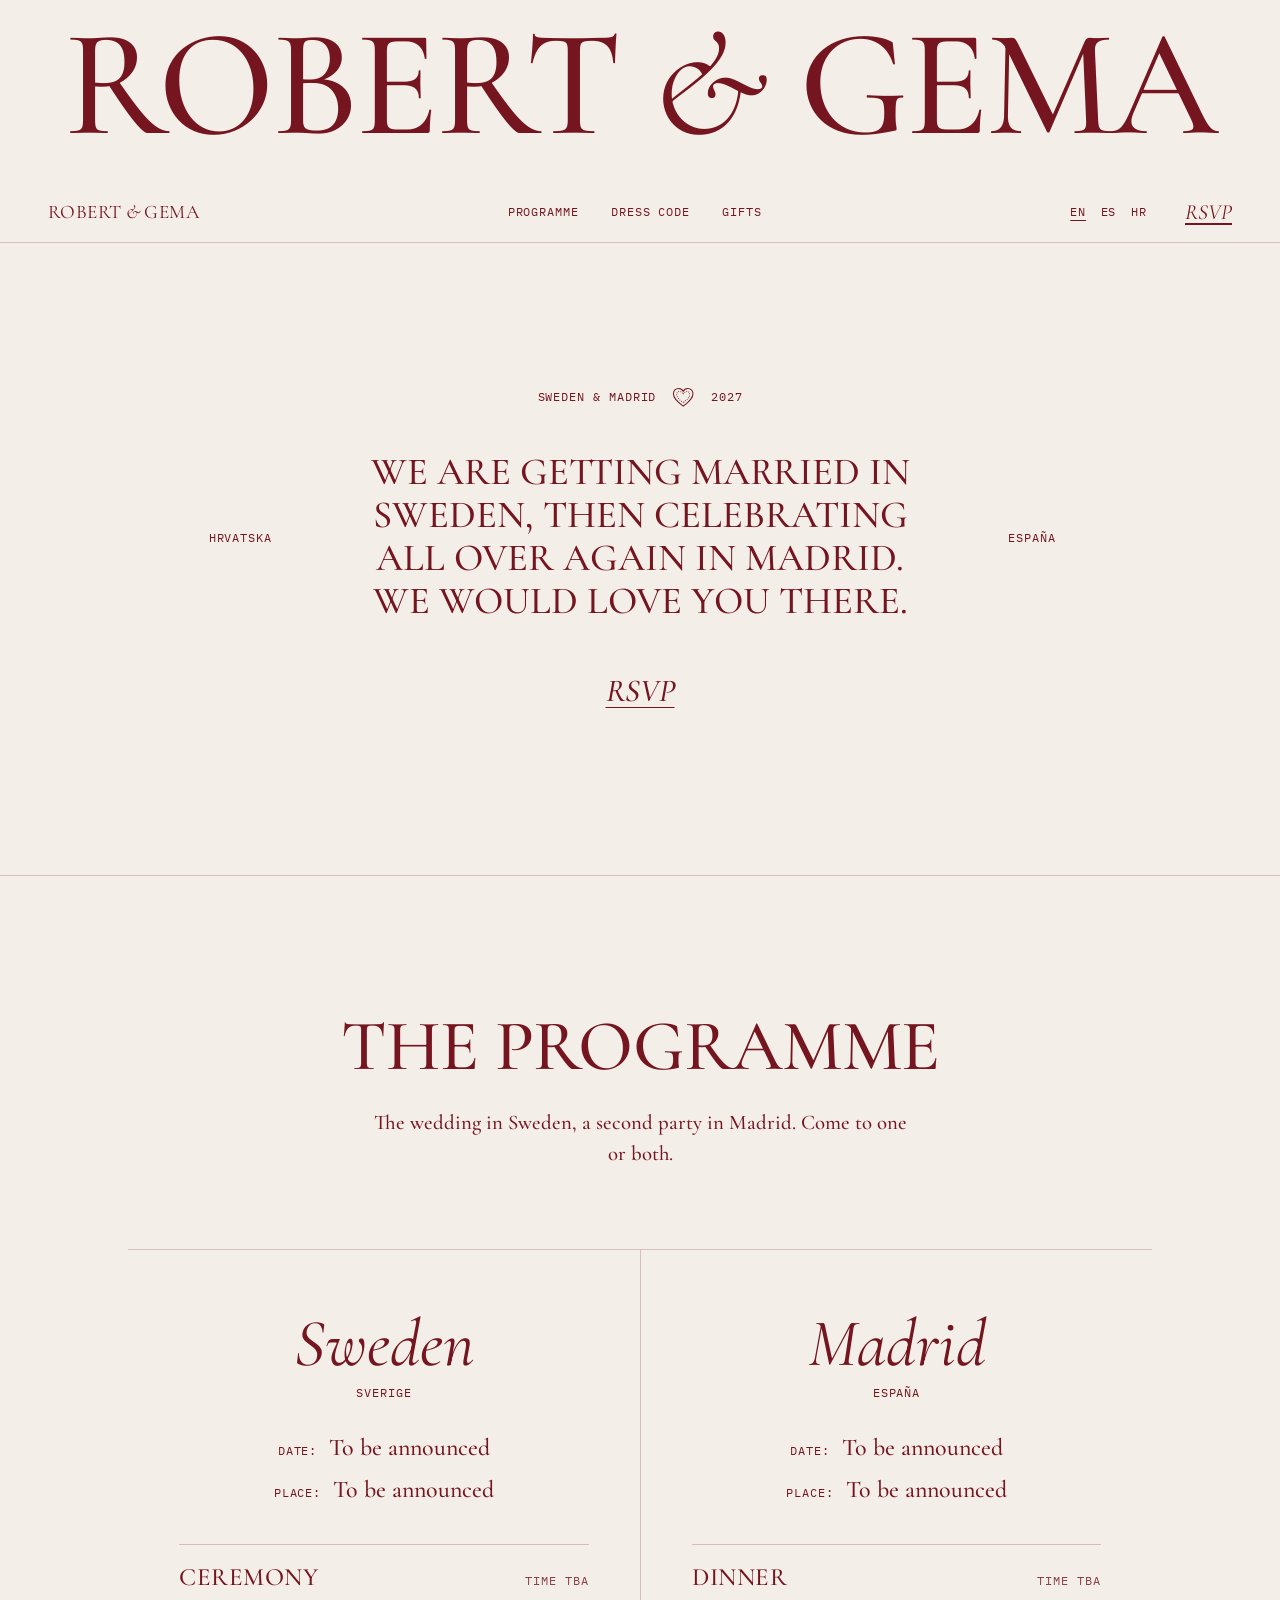
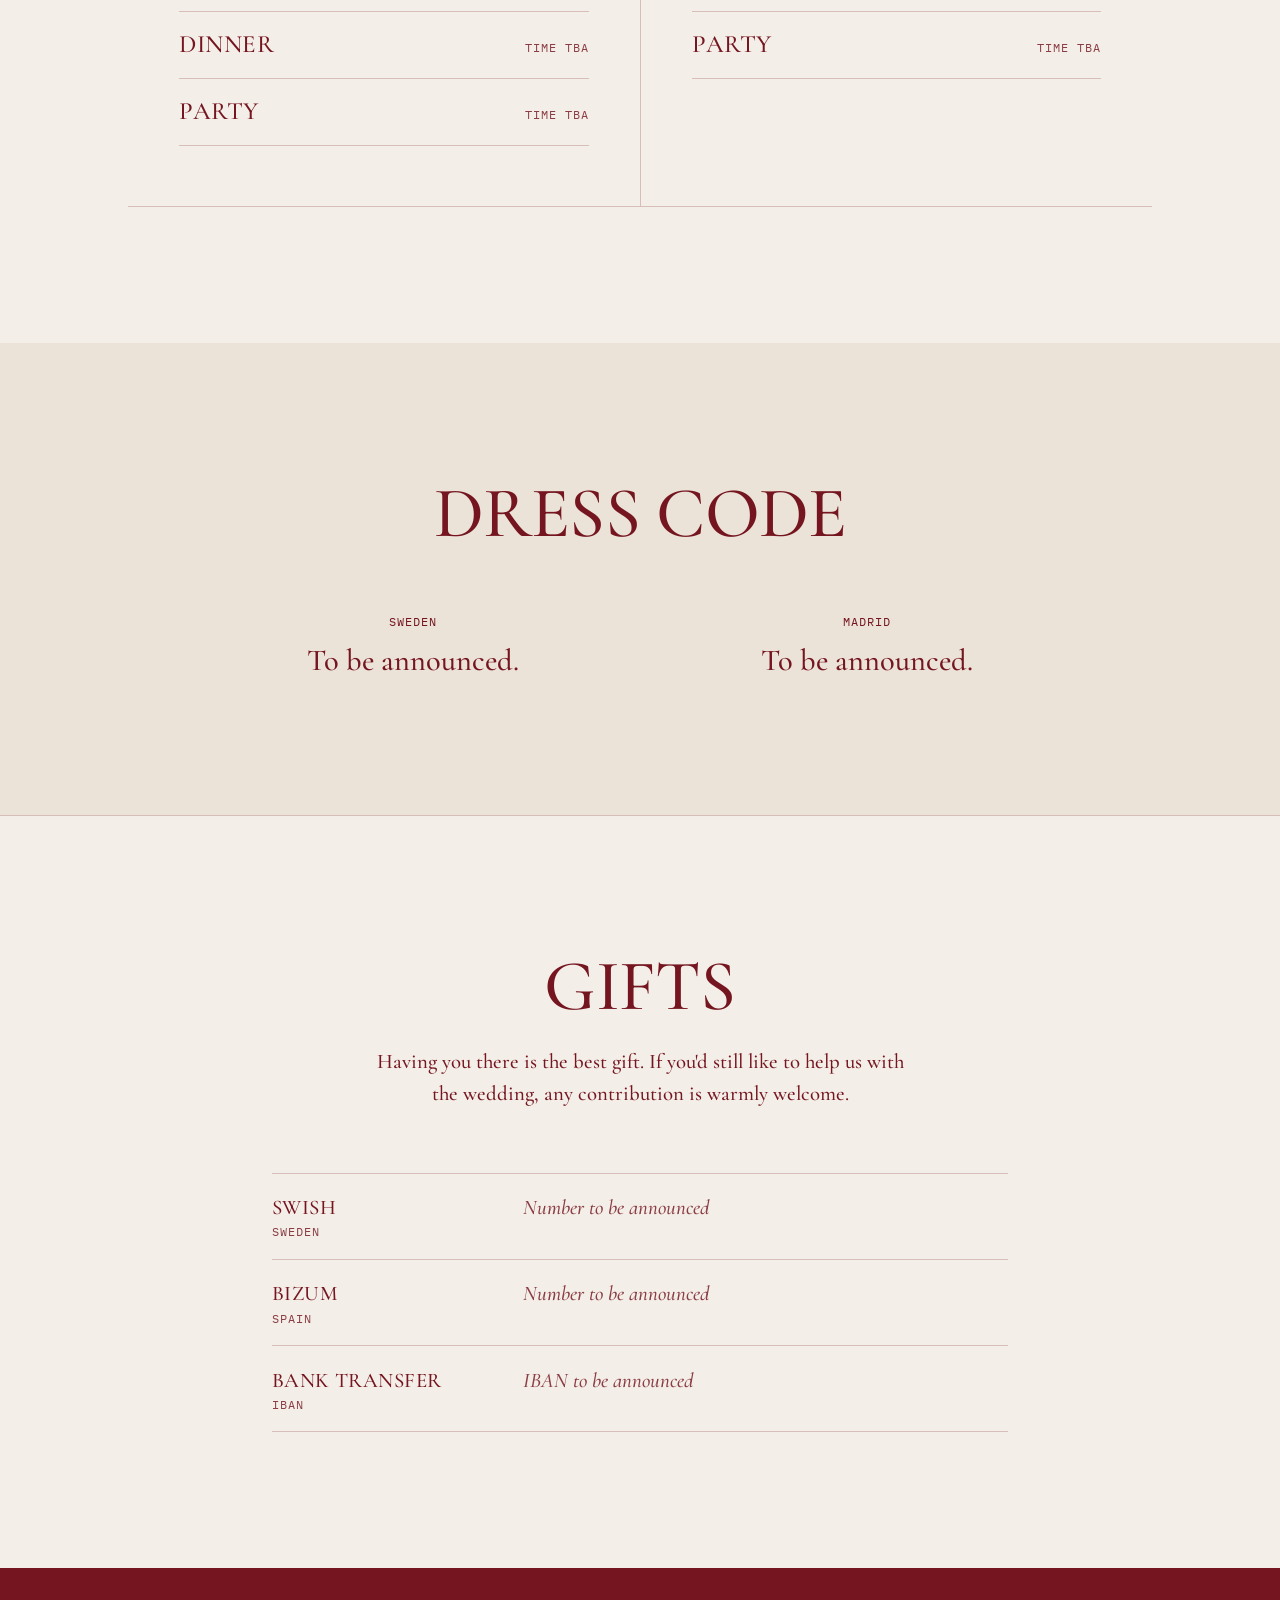
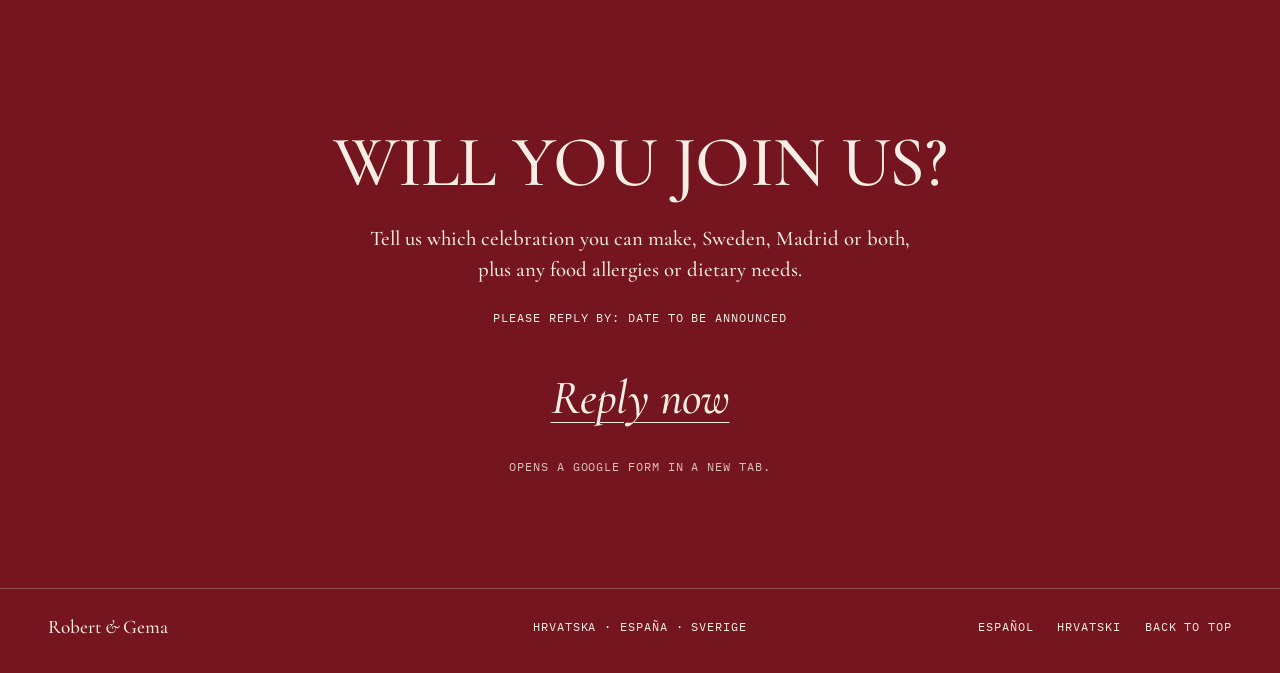
<file: index.html>
<!doctype html>
<html lang="en">
<head>
  <meta charset="utf-8">
  <meta name="viewport" content="width=device-width, initial-scale=1">
  <title>Robert &amp; Gema 2027</title>
  <meta name="description" content="Robert &amp; Gema are getting married in 2027: the wedding in Sweden, then a second party in Madrid. Programme, dress code, gifts and RSVP.">
  <link rel="canonical" href="https://robertandgema2027.se/">
  <link rel="alternate" hreflang="en" href="https://robertandgema2027.se/">
  <link rel="alternate" hreflang="es" href="https://robertandgema2027.se/es/">
  <link rel="alternate" hreflang="hr" href="https://robertandgema2027.se/hr/">
  <link rel="alternate" hreflang="x-default" href="https://robertandgema2027.se/">
  <meta property="og:type" content="website">
  <meta property="og:title" content="Robert &amp; Gema 2027">
  <meta property="og:description" content="One wedding, two parties: Sweden &amp; Madrid. Programme, dress code and RSVP.">
  <meta property="og:url" content="https://robertandgema2027.se/">
  <meta property="og:locale" content="en_GB">
  <meta property="og:locale:alternate" content="es_ES">
  <meta property="og:locale:alternate" content="hr_HR">
  <meta name="theme-color" content="#f4eee8">
  <link rel="icon" href="/favicon.svg" type="image/svg+xml">
  <link rel="preload" href="/assets/fonts/cormorant-garamond-latin-wght-normal.woff2" as="font" type="font/woff2" crossorigin>
  <link rel="stylesheet" href="/assets/site.css">
  <script src="/assets/site.js" defer></script>
</head>
<body>
<!--
THESIS: Classy & sexy: an oxblood-on-paper wedding stationery suite, set like an editorial; the type does the seducing.
OWN-WORLD: Warm paper #f4eee8, oxblood #74151f, cream on wine blocks; Cormorant Garamond uppercase & italic, IBM Plex Mono for dates, places & times; hairline rules; a dotted licitar-heart ornament for Robert's Croatian side.
STORY: The names fill the page edge to edge, a single vow flanked by Hrvatska & España, then the wedding (Sweden) & party (Madrid) programmes side by side, dress code, gifts, and a wine-red RSVP.
FIRST VIEWPORT: ROBERT & GEMA across the full width (italic ampersand), hairline nav, mono "Sweden & Madrid / 2027", uppercase vow, italic underlined RSVP.
FORM: User-pinned reference (Cordially "Aditya & Priya" look, 2026-11-19), supersedes the garden-party moodboard world.
-->
<a class="skip" href="#main">Skip to content</a>

<header class="top" id="top">
  <h1 class="mark"><span class="mark__line">Robert</span> <span class="mark__line"><em>&amp;</em> Gema</span></h1>
</header>

<nav class="bar" aria-label="Sections">
  <a class="bar__home" href="#top">Robert <em>&amp;</em> Gema</a>
  <ul class="bar__nav">
    <li><a href="#programme">Programme</a></li>
    <li><a href="#dress-code">Dress code</a></li>
    <li><a href="#gifts">Gifts</a></li>
  </ul>
  <ul class="bar__lang" aria-label="Language">
    <li><a href="/" hreflang="en" aria-label="English" aria-current="page">EN</a></li>
    <li><a href="/es/" hreflang="es" lang="es" aria-label="Español" data-lang-switch>ES</a></li>
    <li><a href="/hr/" hreflang="hr" lang="hr" aria-label="Hrvatski" data-lang-switch>HR</a></li>
  </ul>
  <a class="bar__rsvp" href="#rsvp">RSVP</a>
</nav>

<main id="main">
  <section class="intro" aria-label="Introduction">
    <!-- EDIT: dates once known, e.g. "Sweden 12.06 · Madrid 18.09" -->
    <p class="meta"><span>Sweden &amp; Madrid</span>
      <svg class="orn" viewBox="0 0 24 22" aria-hidden="true"><path d="M12 20.5C5 15.5 1.5 11.5 1.5 7.2 1.5 4 4 1.5 7.1 1.5c2.2 0 4 1.2 4.9 3.1.9-1.9 2.7-3.1 4.9-3.1 3.1 0 5.6 2.5 5.6 5.7 0 4.3-3.5 8.3-10.5 13.3Z" fill="none" stroke="currentColor" stroke-width="1.1"/><path d="M12 16.6C7.4 13.3 5 10.6 5 7.9 5 6 6.4 4.8 8 4.8c1.7 0 3 1.1 4 3 1-1.9 2.3-3 4-3 1.6 0 3 1.2 3 3.1 0 2.7-2.4 5.4-7 8.7Z" fill="none" stroke="currentColor" stroke-width="1.1" stroke-linecap="round" stroke-dasharray="0 2.2"/></svg>
      <span>2027</span></p>
    <div class="vow">
      <span class="vow__side" lang="hr">Hrvatska</span>
      <p class="vow__text">We are getting married in Sweden, then celebrating all over again in Madrid. We would love you there.</p>
      <span class="vow__side" lang="es">España</span>
    </div>
    <a class="link" href="#rsvp">RSVP</a>
  </section>

  <!-- EDIT (optional): add photos to /assets/photos/ and uncomment
  <div class="photos">
    <img src="/assets/photos/1.jpg" alt="Robert and Gema in ..." loading="lazy">
    <img src="/assets/photos/2.jpg" alt="..." loading="lazy">
    <img src="/assets/photos/3.jpg" alt="..." loading="lazy">
  </div>
  -->

  <section class="section" id="programme" aria-labelledby="programme-title">
    <h2 class="title" id="programme-title">The programme</h2>
    <p class="lede">The wedding in Sweden, a second party in Madrid. Come to one or both.</p>
    <div class="cities">
      <article class="city" id="sweden" aria-labelledby="sweden-title">
        <h3 class="city__name" id="sweden-title">Sweden <span lang="sv">Sverige</span></h3>
        <dl class="facts">
          <!-- EDIT: Sweden date & venue -->
          <div><dt>Date</dt><dd>To be announced</dd></div>
          <div><dt>Place</dt><dd>To be announced</dd></div>
        </dl>
        <!-- EDIT: Sweden programme times, e.g. <span class="run__time">15:00</span> -->
        <ol class="run" aria-label="Programme in Sweden">
          <li><span class="run__time">Time TBA</span><span class="run__what">Ceremony</span></li>
          <li><span class="run__time">Time TBA</span><span class="run__what">Dinner</span></li>
          <li><span class="run__time">Time TBA</span><span class="run__what">Party</span></li>
        </ol>
      </article>
      <article class="city" id="madrid" aria-labelledby="madrid-title">
        <h3 class="city__name" id="madrid-title">Madrid <span lang="es">España</span></h3>
        <dl class="facts">
          <!-- EDIT: Madrid date & venue -->
          <div><dt>Date</dt><dd>To be announced</dd></div>
          <div><dt>Place</dt><dd>To be announced</dd></div>
        </dl>
        <!-- EDIT: Madrid programme times -->
        <ol class="run" aria-label="Programme in Madrid">
          <li><span class="run__time">Time TBA</span><span class="run__what">Dinner</span></li>
          <li><span class="run__time">Time TBA</span><span class="run__what">Party</span></li>
        </ol>
      </article>
    </div>
  </section>

  <section class="section section--tint" id="dress-code" aria-labelledby="dress-title">
    <h2 class="title" id="dress-title">Dress code</h2>
    <div class="pair">
      <div>
        <h3 class="label">Sweden</h3>
        <!-- EDIT: Sweden dress code -->
        <p>To be announced.</p>
      </div>
      <div>
        <h3 class="label">Madrid</h3>
        <!-- EDIT: Madrid dress code -->
        <p>To be announced.</p>
      </div>
    </div>
  </section>

  <section class="section" id="gifts" aria-labelledby="gifts-title">
    <h2 class="title" id="gifts-title">Gifts</h2>
    <p class="lede">Having you there is the best gift. If you'd still like to help us with the wedding, any contribution is warmly welcome.</p>
    <!-- EDIT: fill each value & copy it into data-copy to show the Copy button -->
    <ul class="gifts">
      <li>
        <span class="gifts__name">Swish <small>Sweden</small></span>
        <span class="gifts__value tba">Number to be announced</span>
        <button class="copy" type="button" data-copy="" data-done="Copied" data-failed="Copy failed" aria-label="Copy Swish number" hidden><span>Copy</span></button>
      </li>
      <li>
        <span class="gifts__name">Bizum <small>Spain</small></span>
        <span class="gifts__value tba">Number to be announced</span>
        <button class="copy" type="button" data-copy="" data-done="Copied" data-failed="Copy failed" aria-label="Copy Bizum number" hidden><span>Copy</span></button>
      </li>
      <li>
        <span class="gifts__name">Bank transfer <small>IBAN</small></span>
        <span class="gifts__value tba">IBAN to be announced</span>
        <button class="copy" type="button" data-copy="" data-done="Copied" data-failed="Copy failed" aria-label="Copy IBAN" hidden><span>Copy</span></button>
      </li>
    </ul>
  </section>

  <section class="rsvp" id="rsvp" aria-labelledby="rsvp-title">
    <h2 class="rsvp__title" id="rsvp-title">Will you join us?</h2>
    <p class="lede">Tell us which celebration you can make, Sweden, Madrid or both, plus any food allergies or dietary needs.</p>
    <!-- EDIT: reply-by date -->
    <p class="meta">Please reply by: date to be announced</p>
    <!-- EDIT: Google Form URL -->
    <a class="link link--big" href="https://forms.gle/REPLACE-ME" target="_blank" rel="noopener">Reply now</a>
    <p class="rsvp__note">Opens a Google Form in a new tab.</p>
  </section>
</main>

<footer class="foot">
  <p class="foot__names">Robert <em>&amp;</em> Gema</p>
  <p class="foot__places"><span lang="hr">Hrvatska</span> · <span lang="es">España</span> · <span lang="sv">Sverige</span></p>
  <p class="foot__links">
    <a href="/es/" hreflang="es" lang="es" data-lang-switch>Español</a>
    <a href="/hr/" hreflang="hr" lang="hr" data-lang-switch>Hrvatski</a>
    <a href="#top">Back to top</a>
  </p>
</footer>
</body>
</html>
</file>
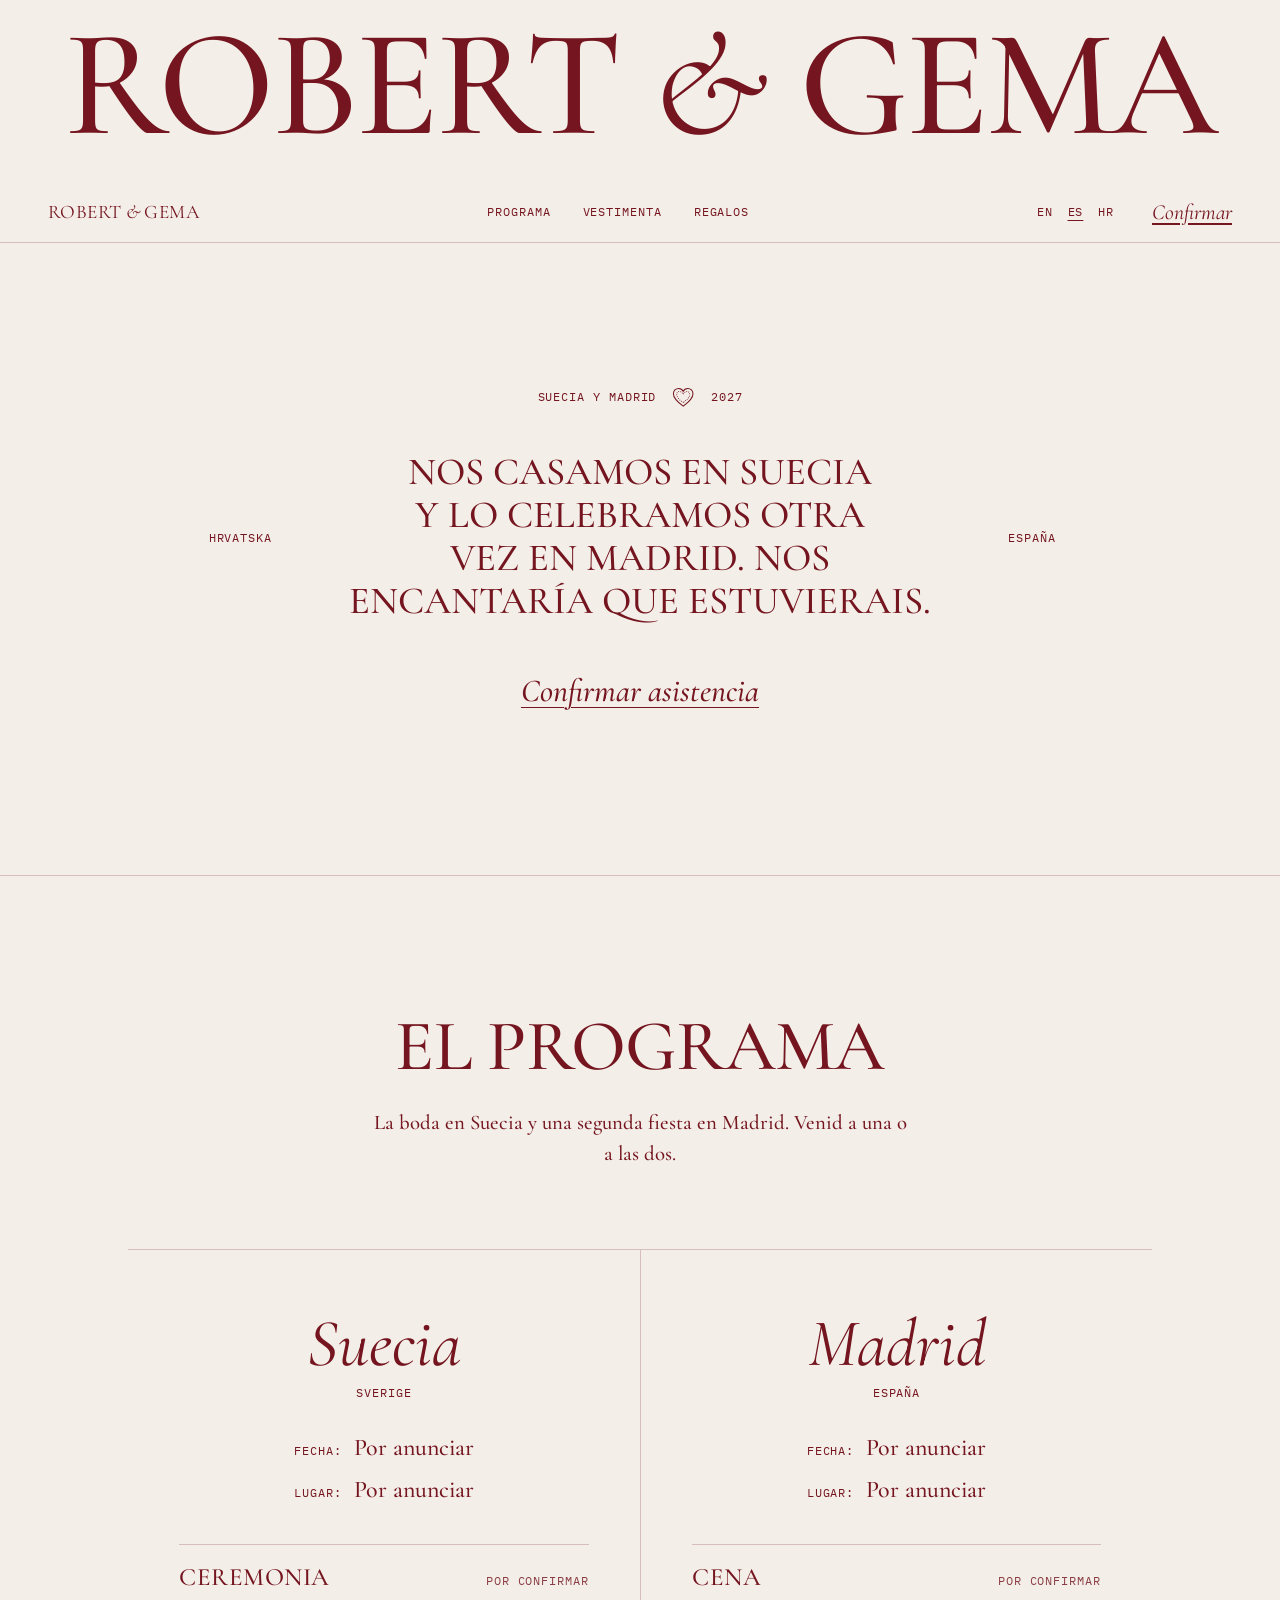
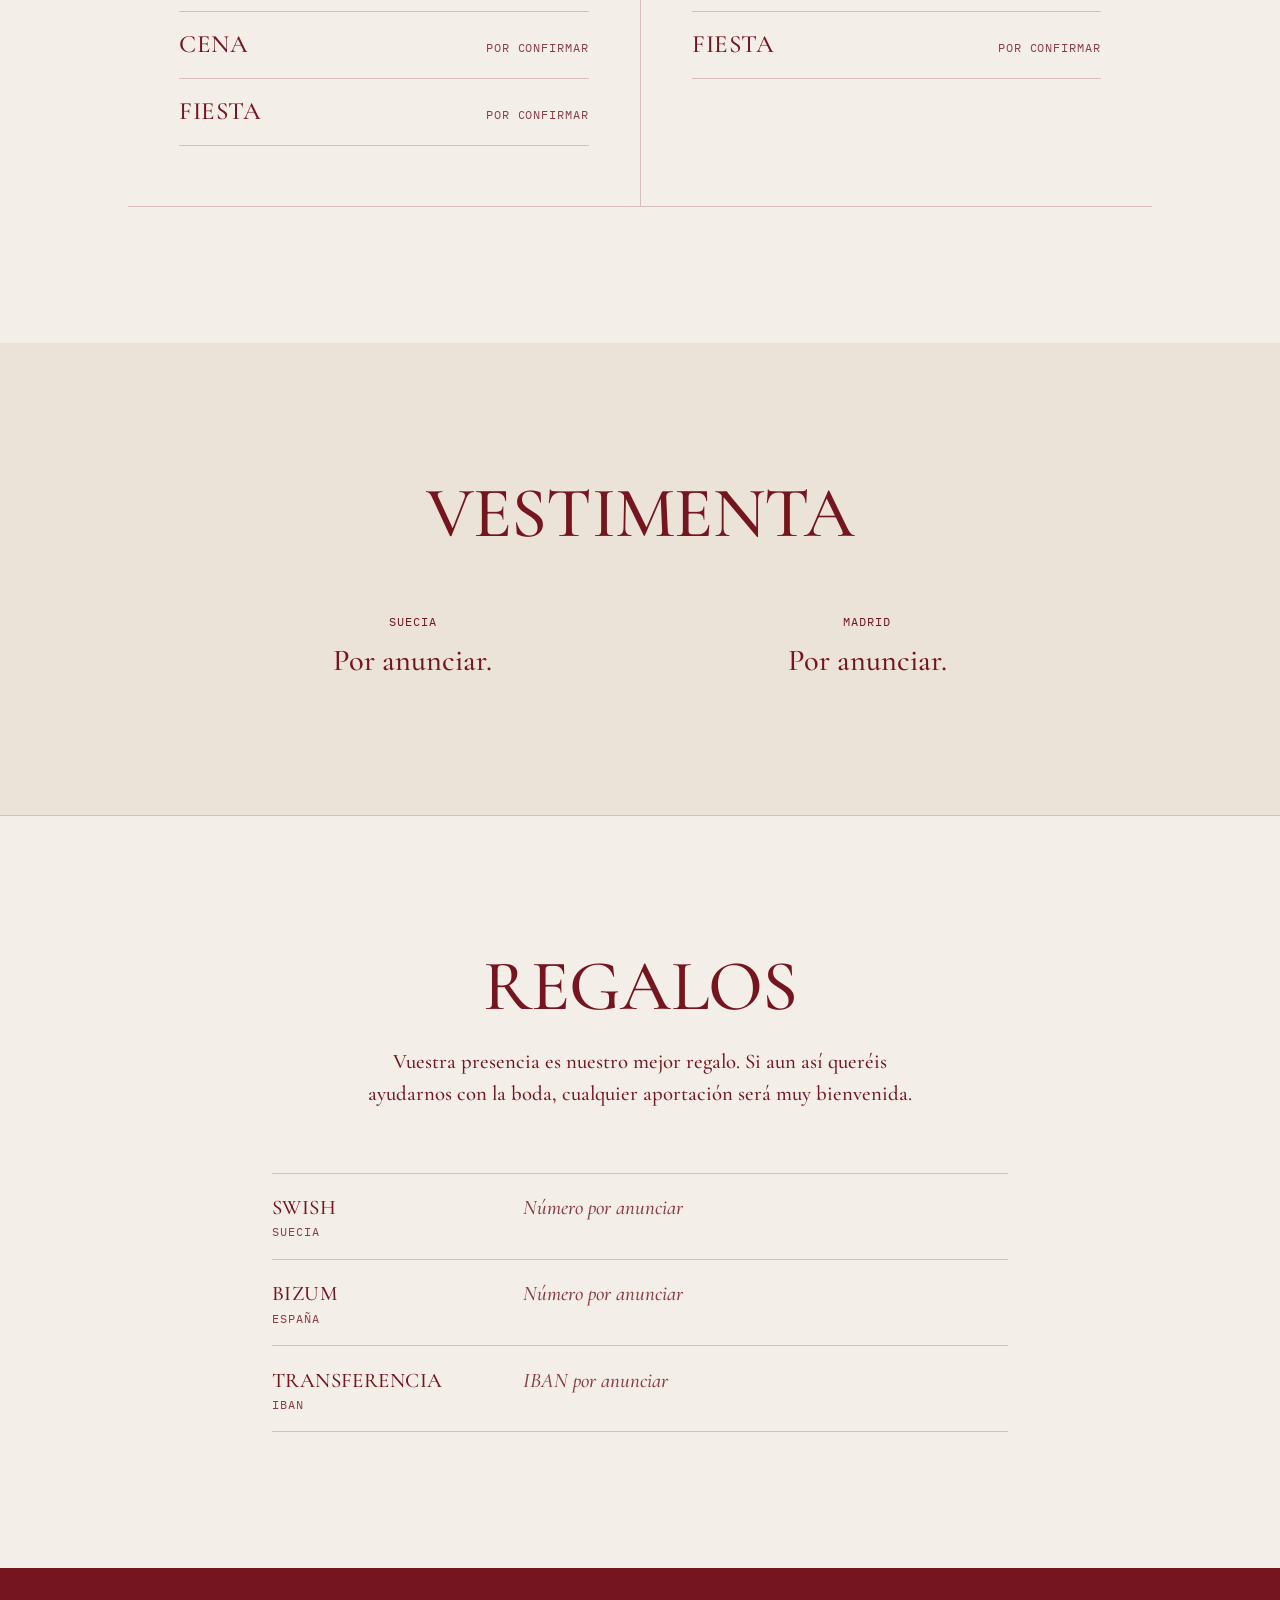
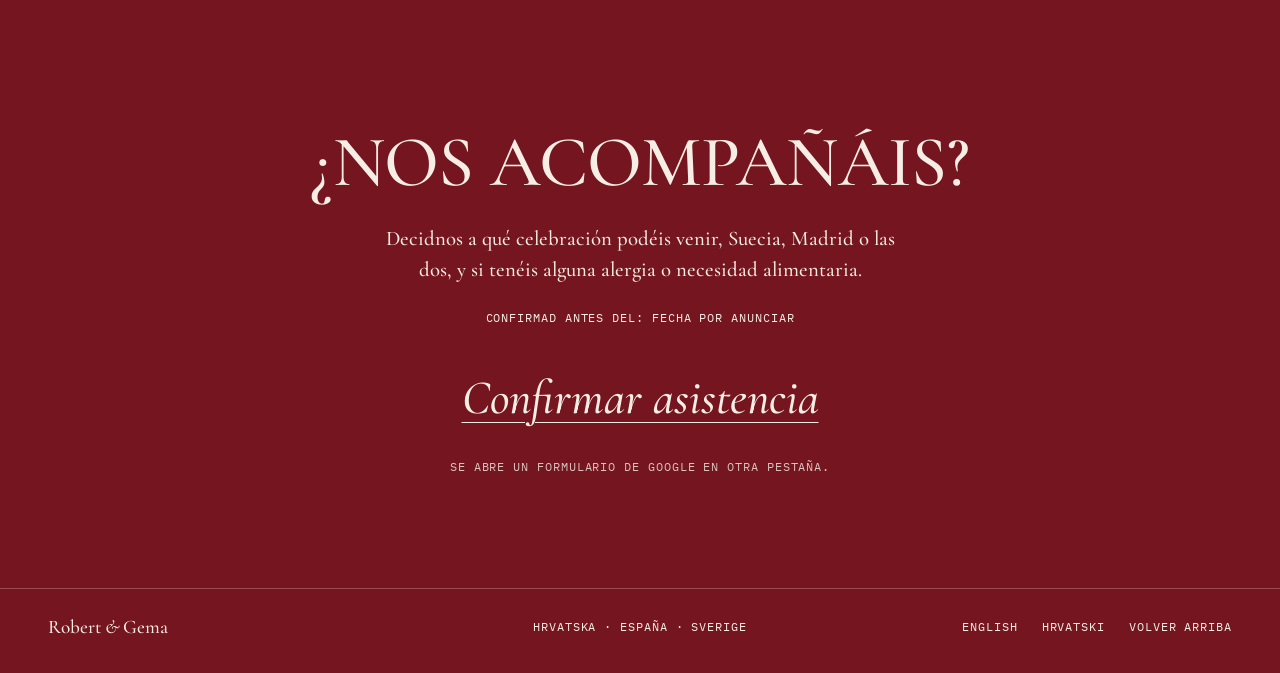
<file: es/index.html>
<!doctype html>
<html lang="es">
<head>
  <meta charset="utf-8">
  <meta name="viewport" content="width=device-width, initial-scale=1">
  <title>Robert &amp; Gema 2027</title>
  <meta name="description" content="Robert y Gema se casan en 2027: la boda en Suecia y después otra fiesta en Madrid. Programa, código de vestimenta, regalos y confirmación de asistencia.">
  <link rel="canonical" href="https://robertandgema2027.se/es/">
  <link rel="alternate" hreflang="en" href="https://robertandgema2027.se/">
  <link rel="alternate" hreflang="es" href="https://robertandgema2027.se/es/">
  <link rel="alternate" hreflang="hr" href="https://robertandgema2027.se/hr/">
  <link rel="alternate" hreflang="x-default" href="https://robertandgema2027.se/">
  <meta property="og:type" content="website">
  <meta property="og:title" content="Robert &amp; Gema 2027">
  <meta property="og:description" content="Una boda, dos fiestas: Suecia y Madrid. Programa, código de vestimenta y confirmación.">
  <meta property="og:url" content="https://robertandgema2027.se/es/">
  <meta property="og:locale" content="es_ES">
  <meta property="og:locale:alternate" content="en_GB">
  <meta property="og:locale:alternate" content="hr_HR">
  <meta name="theme-color" content="#f4eee8">
  <link rel="icon" href="/favicon.svg" type="image/svg+xml">
  <link rel="preload" href="/assets/fonts/cormorant-garamond-latin-wght-normal.woff2" as="font" type="font/woff2" crossorigin>
  <link rel="stylesheet" href="/assets/site.css">
  <script src="/assets/site.js" defer></script>
</head>
<body>
<!-- Same structure as /index.html; see the direction note there. -->
<a class="skip" href="#main">Saltar al contenido</a>

<header class="top" id="top">
  <h1 class="mark"><span class="mark__line">Robert</span> <span class="mark__line"><em>&amp;</em> Gema</span></h1>
</header>

<nav class="bar" aria-label="Secciones">
  <a class="bar__home" href="#top">Robert <em>&amp;</em> Gema</a>
  <ul class="bar__nav">
    <li><a href="#programme">Programa</a></li>
    <li><a href="#dress-code">Vestimenta</a></li>
    <li><a href="#gifts">Regalos</a></li>
  </ul>
  <ul class="bar__lang" aria-label="Idioma">
    <li><a href="/" hreflang="en" lang="en" aria-label="English" data-lang-switch>EN</a></li>
    <li><a href="/es/" hreflang="es" aria-label="Español" aria-current="page">ES</a></li>
    <li><a href="/hr/" hreflang="hr" lang="hr" aria-label="Hrvatski" data-lang-switch>HR</a></li>
  </ul>
  <a class="bar__rsvp" href="#rsvp">Confirmar</a>
</nav>

<main id="main">
  <section class="intro" aria-label="Introducción">
    <!-- EDIT: fechas cuando las sepáis -->
    <p class="meta"><span>Suecia y Madrid</span>
      <svg class="orn" viewBox="0 0 24 22" aria-hidden="true"><path d="M12 20.5C5 15.5 1.5 11.5 1.5 7.2 1.5 4 4 1.5 7.1 1.5c2.2 0 4 1.2 4.9 3.1.9-1.9 2.7-3.1 4.9-3.1 3.1 0 5.6 2.5 5.6 5.7 0 4.3-3.5 8.3-10.5 13.3Z" fill="none" stroke="currentColor" stroke-width="1.1"/><path d="M12 16.6C7.4 13.3 5 10.6 5 7.9 5 6 6.4 4.8 8 4.8c1.7 0 3 1.1 4 3 1-1.9 2.3-3 4-3 1.6 0 3 1.2 3 3.1 0 2.7-2.4 5.4-7 8.7Z" fill="none" stroke="currentColor" stroke-width="1.1" stroke-linecap="round" stroke-dasharray="0 2.2"/></svg>
      <span>2027</span></p>
    <div class="vow">
      <span class="vow__side" lang="hr">Hrvatska</span>
      <p class="vow__text">Nos casamos en Suecia y lo celebramos otra vez en Madrid. Nos encantaría que estuvierais.</p>
      <span class="vow__side">España</span>
    </div>
    <a class="link" href="#rsvp">Confirmar asistencia</a>
  </section>

  <!-- EDIT (opcional): fotos, ver /index.html -->

  <section class="section" id="programme" aria-labelledby="programme-title">
    <h2 class="title" id="programme-title">El programa</h2>
    <p class="lede">La boda en Suecia y una segunda fiesta en Madrid. Venid a una o a las dos.</p>
    <div class="cities">
      <article class="city" id="sweden" aria-labelledby="sweden-title">
        <h3 class="city__name" id="sweden-title">Suecia <span lang="sv">Sverige</span></h3>
        <dl class="facts">
          <!-- EDIT: fecha y lugar en Suecia -->
          <div><dt>Fecha</dt><dd>Por anunciar</dd></div>
          <div><dt>Lugar</dt><dd>Por anunciar</dd></div>
        </dl>
        <!-- EDIT: horarios en Suecia -->
        <ol class="run" aria-label="Programa en Suecia">
          <li><span class="run__time">Por confirmar</span><span class="run__what">Ceremonia</span></li>
          <li><span class="run__time">Por confirmar</span><span class="run__what">Cena</span></li>
          <li><span class="run__time">Por confirmar</span><span class="run__what">Fiesta</span></li>
        </ol>
      </article>
      <article class="city" id="madrid" aria-labelledby="madrid-title">
        <h3 class="city__name" id="madrid-title">Madrid <span>España</span></h3>
        <dl class="facts">
          <!-- EDIT: fecha y lugar en Madrid -->
          <div><dt>Fecha</dt><dd>Por anunciar</dd></div>
          <div><dt>Lugar</dt><dd>Por anunciar</dd></div>
        </dl>
        <!-- EDIT: horarios en Madrid -->
        <ol class="run" aria-label="Programa en Madrid">
          <li><span class="run__time">Por confirmar</span><span class="run__what">Cena</span></li>
          <li><span class="run__time">Por confirmar</span><span class="run__what">Fiesta</span></li>
        </ol>
      </article>
    </div>
  </section>

  <section class="section section--tint" id="dress-code" aria-labelledby="dress-title">
    <h2 class="title" id="dress-title">Vestimenta</h2>
    <div class="pair">
      <div>
        <h3 class="label">Suecia</h3>
        <!-- EDIT: vestimenta Suecia -->
        <p>Por anunciar.</p>
      </div>
      <div>
        <h3 class="label">Madrid</h3>
        <!-- EDIT: vestimenta Madrid -->
        <p>Por anunciar.</p>
      </div>
    </div>
  </section>

  <section class="section" id="gifts" aria-labelledby="gifts-title">
    <h2 class="title" id="gifts-title">Regalos</h2>
    <p class="lede">Vuestra presencia es nuestro mejor regalo. Si aun así queréis ayudarnos con la boda, cualquier aportación será muy bienvenida.</p>
    <!-- EDIT: rellenad cada valor y copiadlo en data-copy para mostrar el botón Copiar -->
    <ul class="gifts">
      <li>
        <span class="gifts__name">Swish <small>Suecia</small></span>
        <span class="gifts__value tba">Número por anunciar</span>
        <button class="copy" type="button" data-copy="" data-done="Copiado" data-failed="No se pudo copiar" aria-label="Copiar número de Swish" hidden><span>Copiar</span></button>
      </li>
      <li>
        <span class="gifts__name">Bizum <small>España</small></span>
        <span class="gifts__value tba">Número por anunciar</span>
        <button class="copy" type="button" data-copy="" data-done="Copiado" data-failed="No se pudo copiar" aria-label="Copiar número de Bizum" hidden><span>Copiar</span></button>
      </li>
      <li>
        <span class="gifts__name">Transferencia <small>IBAN</small></span>
        <span class="gifts__value tba">IBAN por anunciar</span>
        <button class="copy" type="button" data-copy="" data-done="Copiado" data-failed="No se pudo copiar" aria-label="Copiar IBAN" hidden><span>Copiar</span></button>
      </li>
    </ul>
  </section>

  <section class="rsvp" id="rsvp" aria-labelledby="rsvp-title">
    <h2 class="rsvp__title" id="rsvp-title">¿Nos acompañáis?</h2>
    <p class="lede">Decidnos a qué celebración podéis venir, Suecia, Madrid o las dos, y si tenéis alguna alergia o necesidad alimentaria.</p>
    <!-- EDIT: fecha límite -->
    <p class="meta">Confirmad antes del: fecha por anunciar</p>
    <!-- EDIT: URL del formulario de Google -->
    <a class="link link--big" href="https://forms.gle/REPLACE-ME" target="_blank" rel="noopener">Confirmar asistencia</a>
    <p class="rsvp__note">Se abre un formulario de Google en otra pestaña.</p>
  </section>
</main>

<footer class="foot">
  <p class="foot__names">Robert <em>&amp;</em> Gema</p>
  <p class="foot__places"><span lang="hr">Hrvatska</span> · <span>España</span> · <span lang="sv">Sverige</span></p>
  <p class="foot__links">
    <a href="/" hreflang="en" lang="en" data-lang-switch>English</a>
    <a href="/hr/" hreflang="hr" lang="hr" data-lang-switch>Hrvatski</a>
    <a href="#top">Volver arriba</a>
  </p>
</footer>
</body>
</html>
</file>
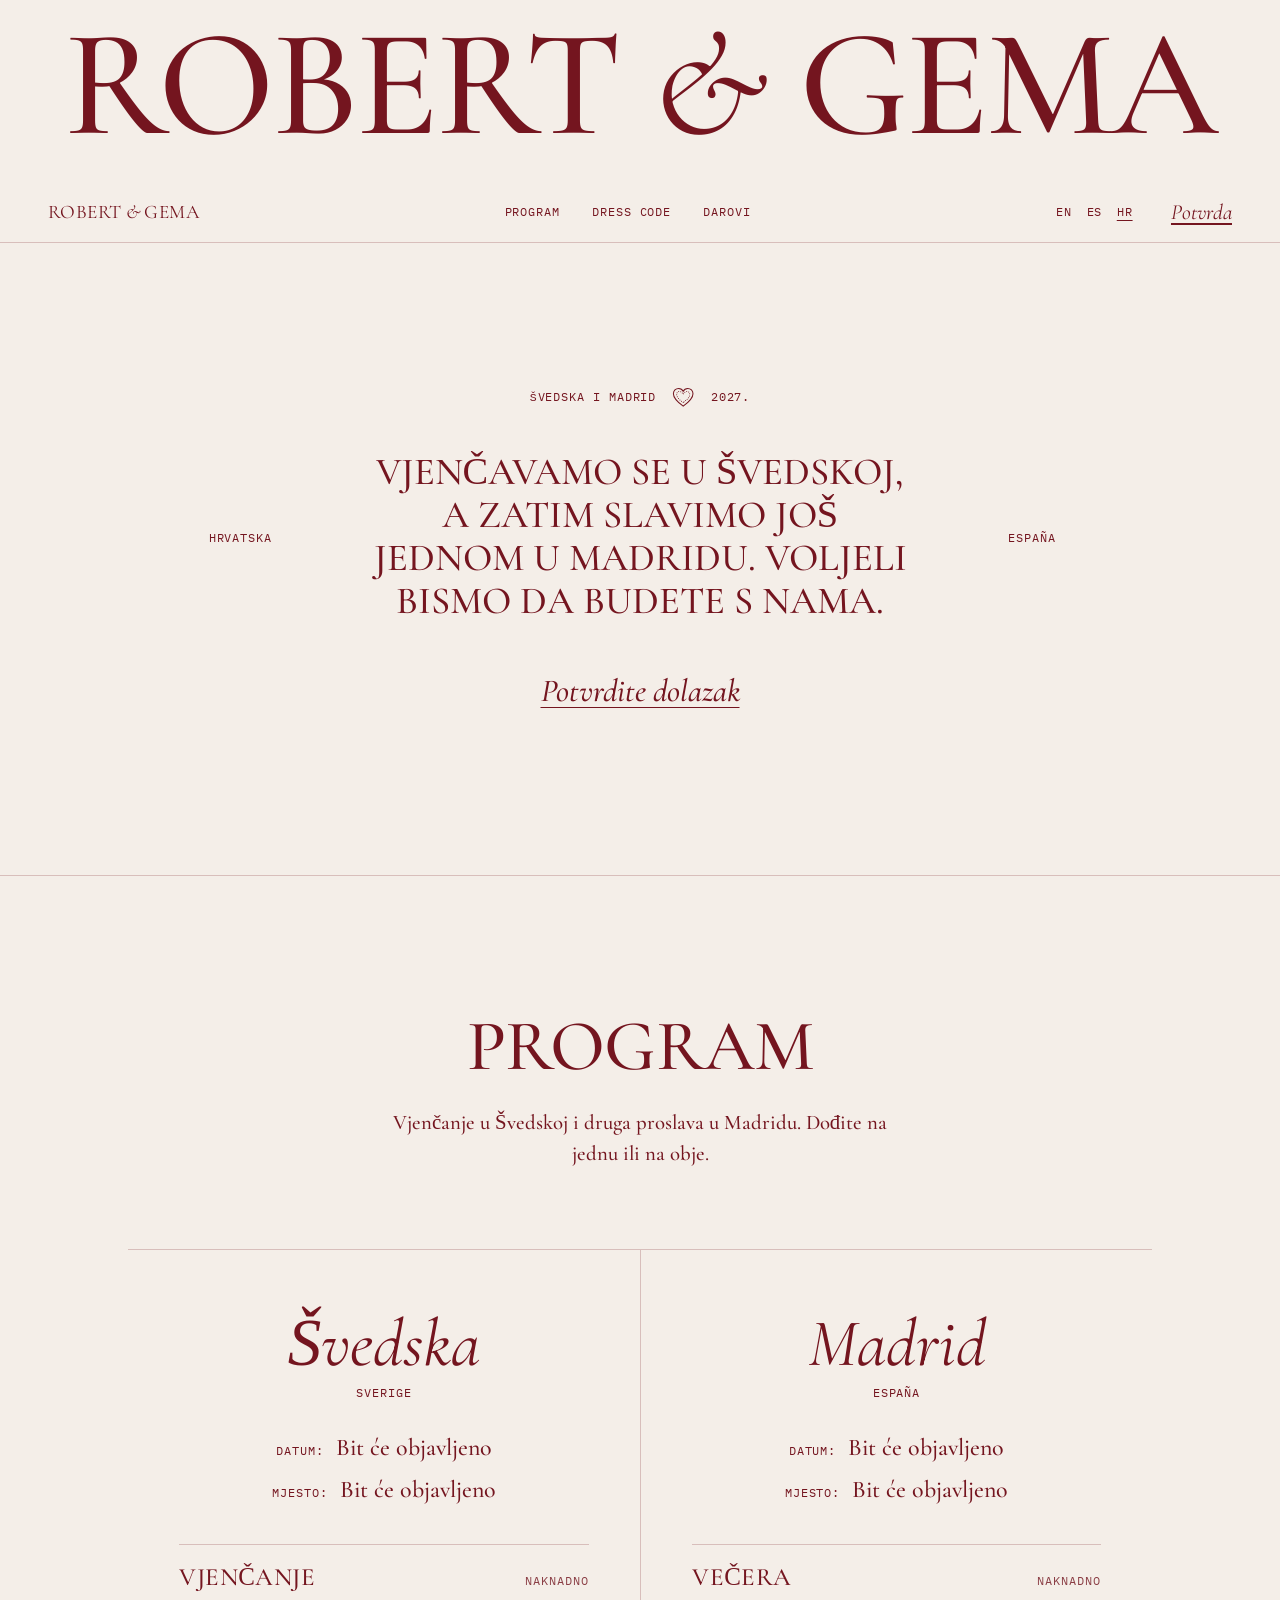
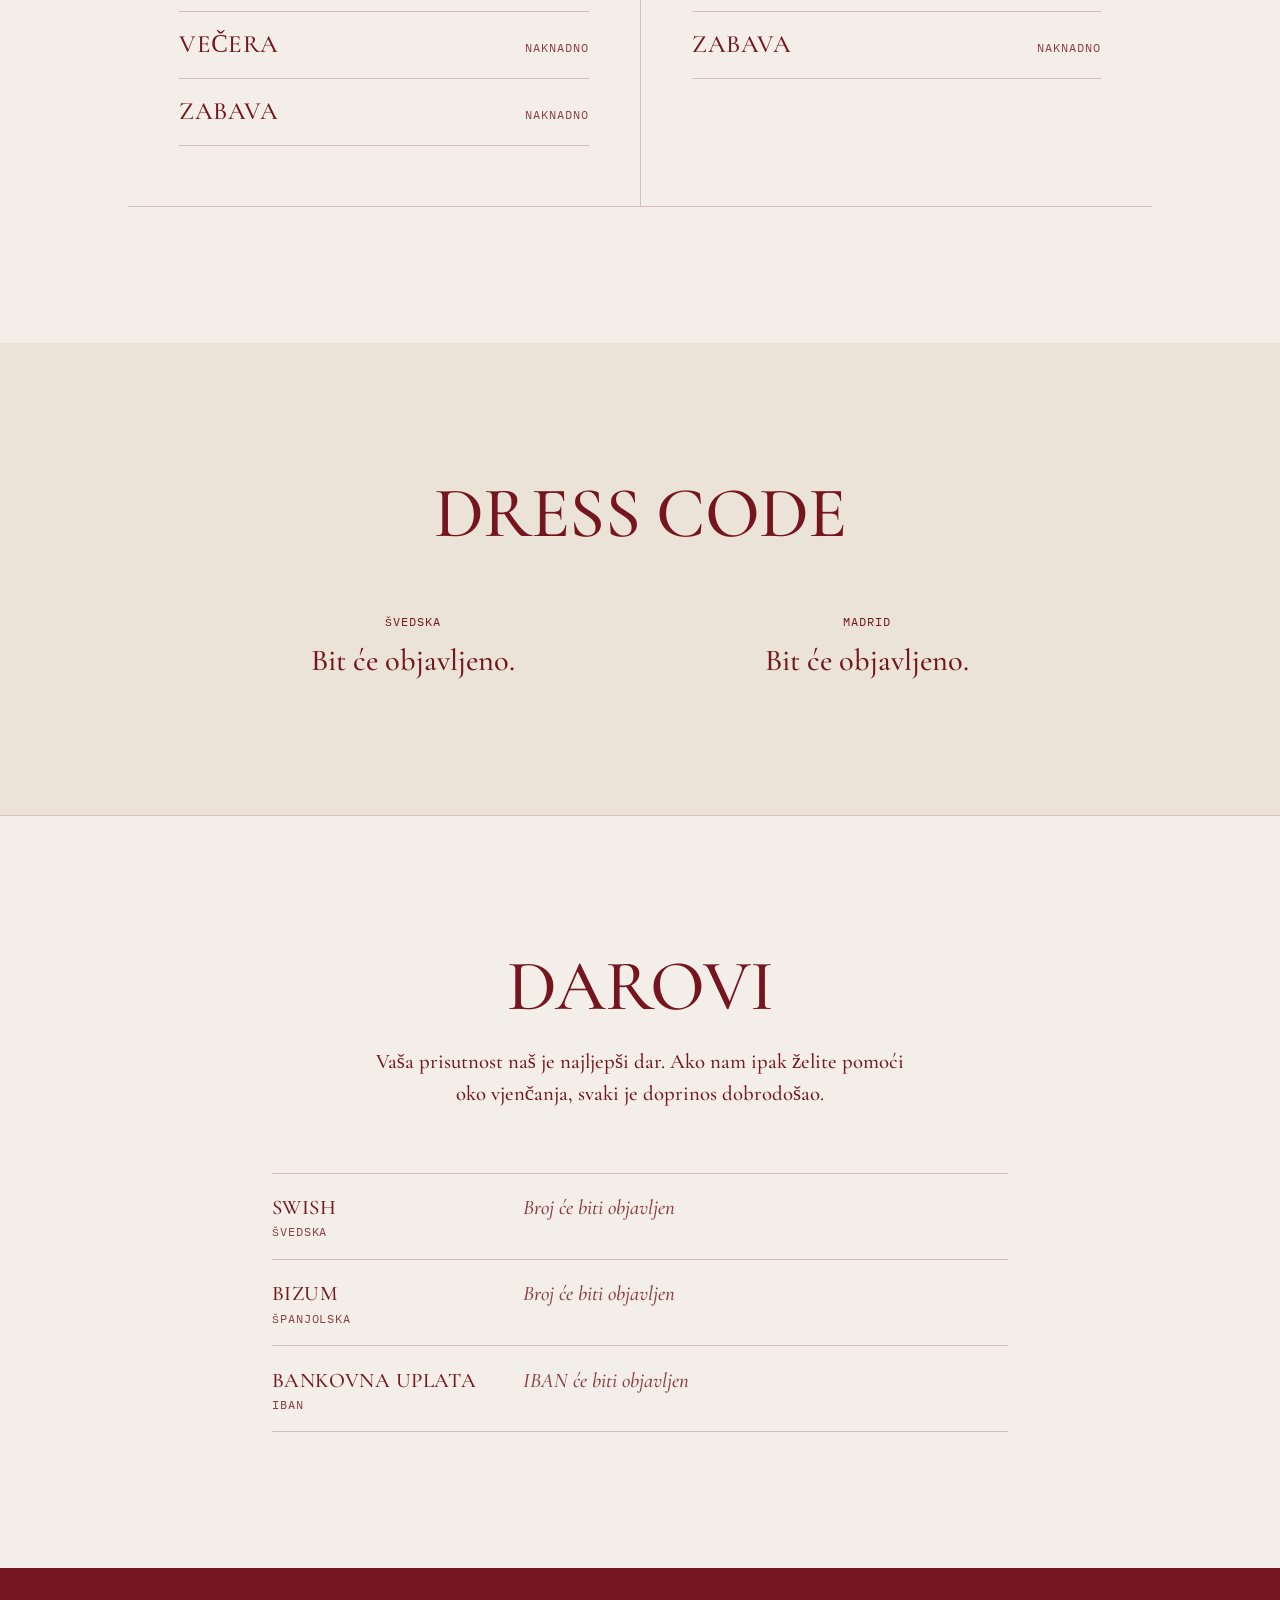
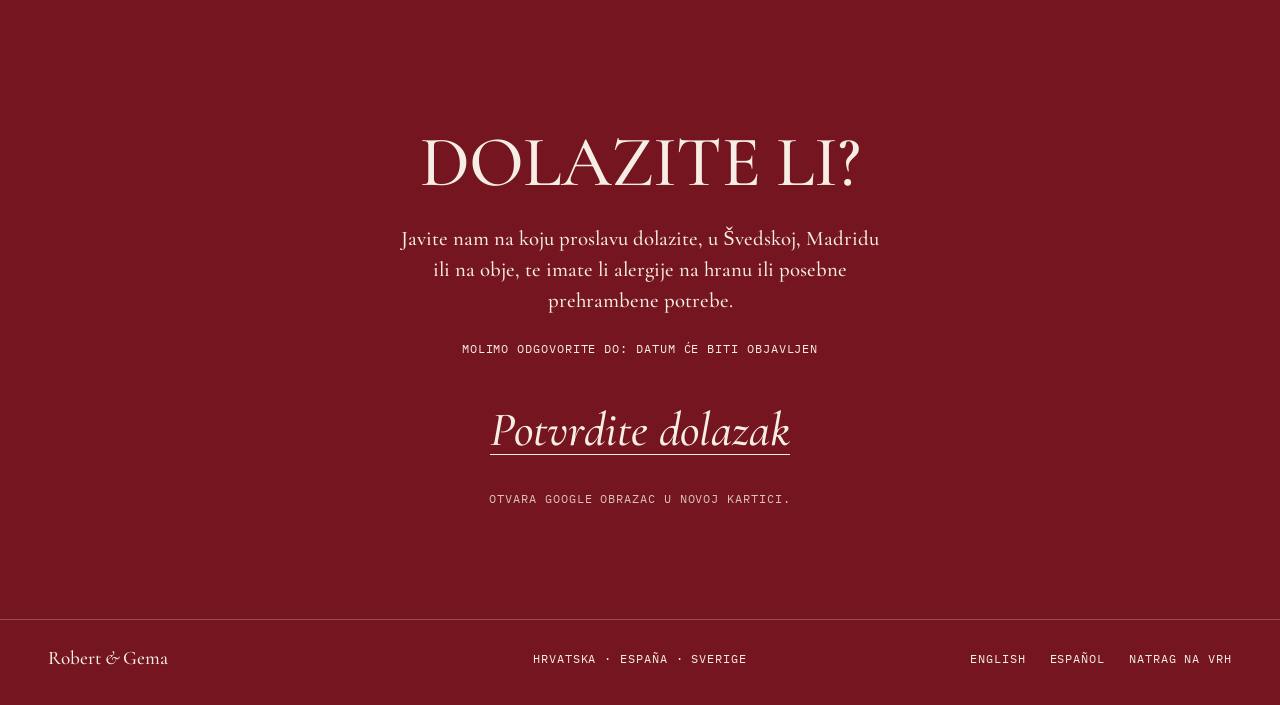
<file: hr/index.html>
<!doctype html>
<html lang="hr">
<head>
  <meta charset="utf-8">
  <meta name="viewport" content="width=device-width, initial-scale=1">
  <title>Robert &amp; Gema 2027</title>
  <meta name="description" content="Robert i Gema vjenčat će se 2027. u Švedskoj, a zatim slaviti još jednom u Madridu. Program, dress code, darovi i potvrda dolaska.">
  <link rel="canonical" href="https://robertandgema2027.se/hr/">
  <link rel="alternate" hreflang="en" href="https://robertandgema2027.se/">
  <link rel="alternate" hreflang="es" href="https://robertandgema2027.se/es/">
  <link rel="alternate" hreflang="hr" href="https://robertandgema2027.se/hr/">
  <link rel="alternate" hreflang="x-default" href="https://robertandgema2027.se/">
  <meta property="og:type" content="website">
  <meta property="og:title" content="Robert &amp; Gema 2027">
  <meta property="og:description" content="Jedno vjenčanje, dvije proslave: Švedska i Madrid. Program, dress code i potvrda dolaska.">
  <meta property="og:url" content="https://robertandgema2027.se/hr/">
  <meta property="og:locale" content="hr_HR">
  <meta property="og:locale:alternate" content="en_GB">
  <meta property="og:locale:alternate" content="es_ES">
  <meta name="theme-color" content="#f4eee8">
  <link rel="icon" href="/favicon.svg" type="image/svg+xml">
  <link rel="preload" href="/assets/fonts/cormorant-garamond-latin-wght-normal.woff2" as="font" type="font/woff2" crossorigin>
  <link rel="stylesheet" href="/assets/site.css">
  <script src="/assets/site.js" defer></script>
</head>
<body>
<!-- Same structure as /index.html; see the direction note there. -->
<a class="skip" href="#main">Preskoči na sadržaj</a>

<header class="top" id="top">
  <h1 class="mark"><span class="mark__line">Robert</span> <span class="mark__line"><em>&amp;</em> Gema</span></h1>
</header>

<nav class="bar" aria-label="Odjeljci">
  <a class="bar__home" href="#top">Robert <em>&amp;</em> Gema</a>
  <ul class="bar__nav">
    <li><a href="#programme">Program</a></li>
    <li><a href="#dress-code">Dress code</a></li>
    <li><a href="#gifts">Darovi</a></li>
  </ul>
  <ul class="bar__lang" aria-label="Jezik">
    <li><a href="/" hreflang="en" lang="en" aria-label="English" data-lang-switch>EN</a></li>
    <li><a href="/es/" hreflang="es" lang="es" aria-label="Español" data-lang-switch>ES</a></li>
    <li><a href="/hr/" hreflang="hr" aria-label="Hrvatski" aria-current="page">HR</a></li>
  </ul>
  <a class="bar__rsvp" href="#rsvp">Potvrda</a>
</nav>

<main id="main">
  <section class="intro" aria-label="Uvod">
    <!-- EDIT: datumi kad budu poznati -->
    <p class="meta"><span>Švedska i Madrid</span>
      <svg class="orn" viewBox="0 0 24 22" aria-hidden="true"><path d="M12 20.5C5 15.5 1.5 11.5 1.5 7.2 1.5 4 4 1.5 7.1 1.5c2.2 0 4 1.2 4.9 3.1.9-1.9 2.7-3.1 4.9-3.1 3.1 0 5.6 2.5 5.6 5.7 0 4.3-3.5 8.3-10.5 13.3Z" fill="none" stroke="currentColor" stroke-width="1.1"/><path d="M12 16.6C7.4 13.3 5 10.6 5 7.9 5 6 6.4 4.8 8 4.8c1.7 0 3 1.1 4 3 1-1.9 2.3-3 4-3 1.6 0 3 1.2 3 3.1 0 2.7-2.4 5.4-7 8.7Z" fill="none" stroke="currentColor" stroke-width="1.1" stroke-linecap="round" stroke-dasharray="0 2.2"/></svg>
      <span>2027.</span></p>
    <div class="vow">
      <span class="vow__side">Hrvatska</span>
      <p class="vow__text">Vjenčavamo se u Švedskoj, a zatim slavimo još jednom u Madridu. Voljeli bismo da budete s nama.</p>
      <span class="vow__side" lang="es">España</span>
    </div>
    <a class="link" href="#rsvp">Potvrdite dolazak</a>
  </section>

  <!-- EDIT (neobavezno): fotografije, vidi /index.html -->

  <section class="section" id="programme" aria-labelledby="programme-title">
    <h2 class="title" id="programme-title">Program</h2>
    <p class="lede">Vjenčanje u Švedskoj i druga proslava u Madridu. Dođite na jednu ili na obje.</p>
    <div class="cities">
      <article class="city" id="sweden" aria-labelledby="sweden-title">
        <h3 class="city__name" id="sweden-title">Švedska <span lang="sv">Sverige</span></h3>
        <dl class="facts">
          <!-- EDIT: datum i mjesto u Švedskoj -->
          <div><dt>Datum</dt><dd>Bit će objavljeno</dd></div>
          <div><dt>Mjesto</dt><dd>Bit će objavljeno</dd></div>
        </dl>
        <!-- EDIT: satnica u Švedskoj -->
        <ol class="run" aria-label="Program u Švedskoj">
          <li><span class="run__time">Naknadno</span><span class="run__what">Vjenčanje</span></li>
          <li><span class="run__time">Naknadno</span><span class="run__what">Večera</span></li>
          <li><span class="run__time">Naknadno</span><span class="run__what">Zabava</span></li>
        </ol>
      </article>
      <article class="city" id="madrid" aria-labelledby="madrid-title">
        <h3 class="city__name" id="madrid-title">Madrid <span lang="es">España</span></h3>
        <dl class="facts">
          <!-- EDIT: datum i mjesto u Madridu -->
          <div><dt>Datum</dt><dd>Bit će objavljeno</dd></div>
          <div><dt>Mjesto</dt><dd>Bit će objavljeno</dd></div>
        </dl>
        <!-- EDIT: satnica u Madridu -->
        <ol class="run" aria-label="Program u Madridu">
          <li><span class="run__time">Naknadno</span><span class="run__what">Večera</span></li>
          <li><span class="run__time">Naknadno</span><span class="run__what">Zabava</span></li>
        </ol>
      </article>
    </div>
  </section>

  <section class="section section--tint" id="dress-code" aria-labelledby="dress-title">
    <h2 class="title" id="dress-title">Dress code</h2>
    <div class="pair">
      <div>
        <h3 class="label">Švedska</h3>
        <!-- EDIT: dress code Švedska -->
        <p>Bit će objavljeno.</p>
      </div>
      <div>
        <h3 class="label">Madrid</h3>
        <!-- EDIT: dress code Madrid -->
        <p>Bit će objavljeno.</p>
      </div>
    </div>
  </section>

  <section class="section" id="gifts" aria-labelledby="gifts-title">
    <h2 class="title" id="gifts-title">Darovi</h2>
    <p class="lede">Vaša prisutnost naš je najljepši dar. Ako nam ipak želite pomoći oko vjenčanja, svaki je doprinos dobrodošao.</p>
    <!-- EDIT: upišite svaku vrijednost i kopirajte je u data-copy da se pojavi gumb Kopiraj -->
    <ul class="gifts">
      <li>
        <span class="gifts__name">Swish <small>Švedska</small></span>
        <span class="gifts__value tba">Broj će biti objavljen</span>
        <button class="copy" type="button" data-copy="" data-done="Kopirano" data-failed="Kopiranje nije uspjelo" aria-label="Kopiraj Swish broj" hidden><span>Kopiraj</span></button>
      </li>
      <li>
        <span class="gifts__name">Bizum <small>Španjolska</small></span>
        <span class="gifts__value tba">Broj će biti objavljen</span>
        <button class="copy" type="button" data-copy="" data-done="Kopirano" data-failed="Kopiranje nije uspjelo" aria-label="Kopiraj Bizum broj" hidden><span>Kopiraj</span></button>
      </li>
      <li>
        <span class="gifts__name">Bankovna uplata <small>IBAN</small></span>
        <span class="gifts__value tba">IBAN će biti objavljen</span>
        <button class="copy" type="button" data-copy="" data-done="Kopirano" data-failed="Kopiranje nije uspjelo" aria-label="Kopiraj IBAN" hidden><span>Kopiraj</span></button>
      </li>
    </ul>
  </section>

  <section class="rsvp" id="rsvp" aria-labelledby="rsvp-title">
    <h2 class="rsvp__title" id="rsvp-title">Dolazite li?</h2>
    <p class="lede">Javite nam na koju proslavu dolazite, u Švedskoj, Madridu ili na obje, te imate li alergije na hranu ili posebne prehrambene potrebe.</p>
    <!-- EDIT: rok za odgovor -->
    <p class="meta">Molimo odgovorite do: datum će biti objavljen</p>
    <!-- EDIT: URL Google obrasca -->
    <a class="link link--big" href="https://forms.gle/REPLACE-ME" target="_blank" rel="noopener">Potvrdite dolazak</a>
    <p class="rsvp__note">Otvara Google obrazac u novoj kartici.</p>
  </section>
</main>

<footer class="foot">
  <p class="foot__names">Robert <em>&amp;</em> Gema</p>
  <p class="foot__places"><span>Hrvatska</span> · <span lang="es">España</span> · <span lang="sv">Sverige</span></p>
  <p class="foot__links">
    <a href="/" hreflang="en" lang="en" data-lang-switch>English</a>
    <a href="/es/" hreflang="es" lang="es" data-lang-switch>Español</a>
    <a href="#top">Natrag na vrh</a>
  </p>
</footer>
</body>
</html>
</file>
<file: assets/site.css>
@font-face {
  font-family: "Cormorant Garamond";
  src: url("/assets/fonts/cormorant-garamond-latin-wght-normal.woff2") format("woff2");
  font-weight: 300 700;
  font-style: normal;
  font-display: swap;
}
@font-face {
  font-family: "Cormorant Garamond";
  src: url("/assets/fonts/cormorant-garamond-latin-wght-italic.woff2") format("woff2");
  font-weight: 300 700;
  font-style: italic;
  font-display: swap;
}
@font-face {
  font-family: "IBM Plex Mono";
  src: url("/assets/fonts/ibm-plex-mono-latin-400-normal.woff2") format("woff2");
  font-weight: 400;
  font-display: swap;
}

:root {
  --paper: #f4eee8;
  --paper-2: #ebe2d8;
  --wine: #74151f;
  --wine-deep: #5c0f18;
  --wine-soft: #8a3d44;
  --cream: #f6eee4;
  --rule: rgb(116 21 31 / 0.22);
  --serif: "Cormorant Garamond", "Cormorant", Garamond, "Times New Roman", serif;
  --mono: "IBM Plex Mono", ui-monospace, Menlo, Consolas, monospace;
  --gutter: clamp(1rem, 4vw, 3rem);
  --ease: cubic-bezier(0.16, 1, 0.3, 1);
  color-scheme: light;
}

*, *::before, *::after { box-sizing: border-box; }

html {
  scroll-behavior: smooth;
  scrollbar-color: var(--wine) var(--paper);
  -webkit-text-size-adjust: 100%;
}
@media (prefers-reduced-motion: reduce) { html { scroll-behavior: auto; } }

body {
  margin: 0;
  background: var(--paper);
  color: var(--wine);
  font-family: var(--serif);
  font-weight: 500;
  font-size: clamp(1.15rem, 1rem + 0.45vw, 1.3rem);
  line-height: 1.5;
  caret-color: var(--wine);
  text-rendering: optimizeLegibility;
  -webkit-font-smoothing: antialiased;
}

::selection { background: var(--wine); color: var(--cream); }
.rsvp ::selection, .foot ::selection { background: var(--cream); color: var(--wine); }

h1, h2, h3, p, ul, ol, dl, dd { margin: 0; }
ul, ol { padding: 0; list-style: none; }
em { font-style: italic; }

a { color: inherit; text-decoration-thickness: 1px; text-underline-offset: 0.2em; }
a:focus-visible, button:focus-visible {
  outline: 2px solid currentColor;
  outline-offset: 4px;
  border-radius: 1px;
}

.skip {
  position: absolute;
  left: 1rem;
  top: -4rem;
  z-index: 10;
  padding: 0.6rem 1rem;
  background: var(--wine);
  color: var(--cream);
  font-family: var(--mono);
  font-size: 0.8rem;
}
.skip:focus { top: 1rem; }

/* Small mono voice: dates, places, times, labels */
.meta, .bar, .vow__side, .label, .facts dt, .run__time, .gifts__name small, .copy, .rsvp__note, .foot__places, .foot__links {
  font-family: var(--mono);
  font-size: 0.72rem;
  font-weight: 400;
  letter-spacing: 0.08em;
  text-transform: uppercase;
  font-variant-numeric: tabular-nums;
}

/* ---------- Top: the names, edge to edge ---------- */
.top { padding: clamp(0.5rem, 1.5vw, 1.25rem) var(--gutter) 0; }

.mark {
  font-weight: 500;
  font-size: clamp(3rem, 11.9vw, 12.5rem);
  line-height: 0.86;
  letter-spacing: -0.02em;
  text-transform: uppercase;
  text-align: center;
  white-space: nowrap;
}
.mark__line { display: inline-block; animation: rise 1.6s var(--ease) both; }
.mark__line + .mark__line { animation-delay: 0.18s; }
.mark em { font-weight: 400; letter-spacing: 0; }

@keyframes rise {
  from { clip-path: inset(-0.2em -0.2em 100% -0.2em); transform: translateY(0.18em); }
  to { clip-path: inset(-0.2em); transform: none; }
}
@media (prefers-reduced-motion: reduce) { .mark__line { animation: none; } }

.bar {
  position: sticky;
  top: 0;
  z-index: 5;
  display: flex;
  align-items: center;
  gap: clamp(1rem, 3vw, 2.5rem);
  margin-top: clamp(1rem, 2.5vw, 2rem);
  padding: 0.85rem var(--gutter);
  background: var(--paper);
  border-bottom: 1px solid var(--rule);
}
.bar a { text-decoration: none; }
.bar a:hover { text-decoration: underline; }
.bar__home {
  font-family: var(--serif);
  font-size: 1.2rem;
  letter-spacing: 0.02em;
}
.bar__home em { text-transform: none; }
.bar__lang { display: flex; gap: 0.9rem; }
.bar__lang [aria-current] { text-decoration: underline; text-underline-offset: 0.35em; }
.bar__nav { display: flex; gap: clamp(1rem, 2.5vw, 2rem); margin: 0 auto; }
.bar__rsvp {
  font-family: var(--serif);
  font-style: italic;
  font-size: 1.35rem;
  letter-spacing: 0;
  text-transform: none;
  text-decoration: underline !important;
}

/* ---------- Intro ---------- */
.intro {
  display: grid;
  justify-items: center;
  gap: clamp(1.75rem, 4vw, 2.75rem);
  padding: clamp(4rem, 12vw, 9rem) var(--gutter) clamp(5rem, 13vw, 10rem);
  text-align: center;
}
.meta { display: flex; align-items: center; justify-content: center; gap: 1rem; }
.orn { width: 1.4rem; height: auto; flex: none; }

.vow {
  display: grid;
  grid-template-columns: 1fr minmax(0, 40rem) 1fr;
  align-items: center;
  gap: clamp(1rem, 4vw, 3rem);
  width: 100%;
}
.vow__side:first-child { justify-self: end; }
.vow__side:last-child { justify-self: start; }
.vow__text {
  font-size: clamp(1.5rem, 1rem + 1.9vw, 2.4rem);
  line-height: 1.12;
  text-transform: uppercase;
  text-wrap: balance;
}

.link {
  font-style: italic;
  font-size: clamp(1.6rem, 1.2rem + 1vw, 2rem);
  text-underline-offset: 0.18em;
  transition: text-underline-offset 0.4s var(--ease);
}
.link:hover { text-underline-offset: 0.3em; }
.link--big { font-size: clamp(2rem, 1.4rem + 2vw, 3rem); }

/* Optional photo band (see EDIT note in index.html) */
.photos {
  display: grid;
  grid-auto-flow: column;
  grid-auto-columns: minmax(13rem, 1fr);
  gap: clamp(0.75rem, 2vw, 1.5rem);
  overflow-x: auto;
  padding: 0 var(--gutter) clamp(4rem, 9vw, 7rem);
}
.photos img {
  width: 100%;
  aspect-ratio: 3 / 4;
  object-fit: cover;
  filter: grayscale(1) sepia(0.18) contrast(1.05);
}

/* ---------- Sections ---------- */
.section {
  padding: clamp(5rem, 11vw, 8.5rem) var(--gutter);
  border-top: 1px solid var(--rule);
  text-align: center;
}
.section--tint { background: var(--paper-2); border-top: 0; }
[id] { scroll-margin-top: 4.5rem; }

.title, .rsvp__title {
  font-weight: 500;
  font-size: clamp(2.4rem, 1.6rem + 3.6vw, 4.75rem);
  line-height: 0.98;
  letter-spacing: -0.01em;
  text-transform: uppercase;
  text-wrap: balance;
}
.lede {
  max-width: 34rem;
  margin: 1.5rem auto 0;
  text-wrap: pretty;
}

/* Programme: two cities side by side */
.cities {
  display: grid;
  grid-template-columns: 1fr 1fr;
  max-width: 64rem;
  margin: clamp(3rem, 7vw, 5rem) auto 0;
  border-top: 1px solid var(--rule);
  border-bottom: 1px solid var(--rule);
}
.city { padding: clamp(2.5rem, 5vw, 3.75rem) clamp(1rem, 4vw, 3.5rem); }
.city + .city { border-left: 1px solid var(--rule); }
.city__name {
  display: grid;
  gap: 0.6rem;
  font-style: italic;
  font-weight: 400;
  font-size: clamp(2.75rem, 1.8rem + 3vw, 4.25rem);
  line-height: 1;
}
.city__name span {
  font-family: var(--mono);
  font-style: normal;
  font-size: 0.72rem;
  letter-spacing: 0.08em;
  text-transform: uppercase;
}
.facts {
  display: grid;
  gap: 0.35rem;
  margin: 2rem 0 2.25rem;
}
.facts div { display: flex; justify-content: center; align-items: baseline; gap: 0.75rem; }
.facts dt::after { content: ":"; }
.facts dd { font-size: 1.15em; }

.run { border-top: 1px solid var(--rule); text-align: left; }
.run li {
  display: grid;
  grid-template-columns: minmax(0, 1fr) minmax(0, 1fr);
  align-items: baseline;
  gap: 1rem;
  padding: 0.9rem 0;
  border-bottom: 1px solid var(--rule);
}
.run__time { justify-self: end; order: 2; color: var(--wine-soft); }
.run__what {
  text-transform: uppercase;
  font-size: 1.2em;
  letter-spacing: 0.02em;
}

/* Dress code */
.pair {
  display: grid;
  grid-template-columns: 1fr 1fr;
  gap: clamp(2rem, 6vw, 5rem);
  max-width: 52rem;
  margin: clamp(2.5rem, 6vw, 4rem) auto 0;
}
.pair p { margin-top: 0.75rem; font-size: clamp(1.4rem, 1.1rem + 1vw, 1.9rem); line-height: 1.2; }

/* Gifts */
.gifts {
  max-width: 46rem;
  margin: clamp(2.5rem, 6vw, 4rem) auto 0;
  border-top: 1px solid var(--rule);
  text-align: left;
}
.gifts li {
  display: grid;
  grid-template-columns: minmax(9rem, 1fr) 2fr auto;
  align-items: baseline;
  gap: 1rem;
  padding: 1.15rem 0;
  border-bottom: 1px solid var(--rule);
}
.gifts__name { text-transform: uppercase; letter-spacing: 0.02em; }
.gifts__name small { display: block; color: var(--wine-soft); }
.gifts__value { font-variant-numeric: tabular-nums; overflow-wrap: anywhere; }
.tba { font-style: italic; color: var(--wine-soft); }
.copy {
  padding: 0.3rem 0;
  border: 0;
  background: none;
  color: inherit;
  text-decoration: underline;
  text-underline-offset: 0.3em;
  cursor: pointer;
}
.copy[hidden] { display: none; }
.copy[data-state="done"] { text-decoration-style: dotted; }

/* RSVP & footer: the wine block */
.rsvp, .foot { background: var(--wine); color: var(--cream); }
.rsvp {
  display: grid;
  justify-items: center;
  gap: 1.5rem;
  padding: clamp(5.5rem, 13vw, 10rem) var(--gutter) clamp(4.5rem, 10vw, 7rem);
  text-align: center;
}
.rsvp .lede { margin-top: 0; }
.rsvp .link { margin-top: 0.75rem; }
.rsvp__note { opacity: 0.8; }

.foot {
  display: grid;
  grid-template-columns: 1fr auto 1fr;
  align-items: center;
  gap: 1rem;
  padding: 1.5rem var(--gutter) 2rem;
  border-top: 1px solid rgb(246 238 228 / 0.25);
}
.foot__names { font-size: 1.2rem; }
.foot__links { display: flex; flex-wrap: wrap; justify-content: flex-end; gap: 0.5rem 1.5rem; }
.foot a { text-decoration: none; }
.foot a:hover { text-decoration: underline; }

/* ---------- Small screens ---------- */
@media (max-width: 46rem) {
  .mark { font-size: 21vw; line-height: 0.9; }
  .mark__line { display: block; }
  .bar__nav { display: none; }
  .bar__lang { margin-left: auto; }
  .vow { grid-template-columns: 1fr 1fr; }
  .vow__text { grid-column: 1 / -1; grid-row: 1; }
  .vow__side:first-child { justify-self: start; }
  .vow__side:last-child { justify-self: end; }
  .cities, .pair { grid-template-columns: 1fr; }
  .city + .city { border-left: 0; border-top: 1px solid var(--rule); }
  .gifts li { grid-template-columns: 1fr auto; }
  .gifts__value { grid-column: 1; }
  .copy { grid-row: 1 / span 2; grid-column: 2; align-self: center; }
  .foot { grid-template-columns: 1fr; justify-items: center; text-align: center; }
}
</file>
